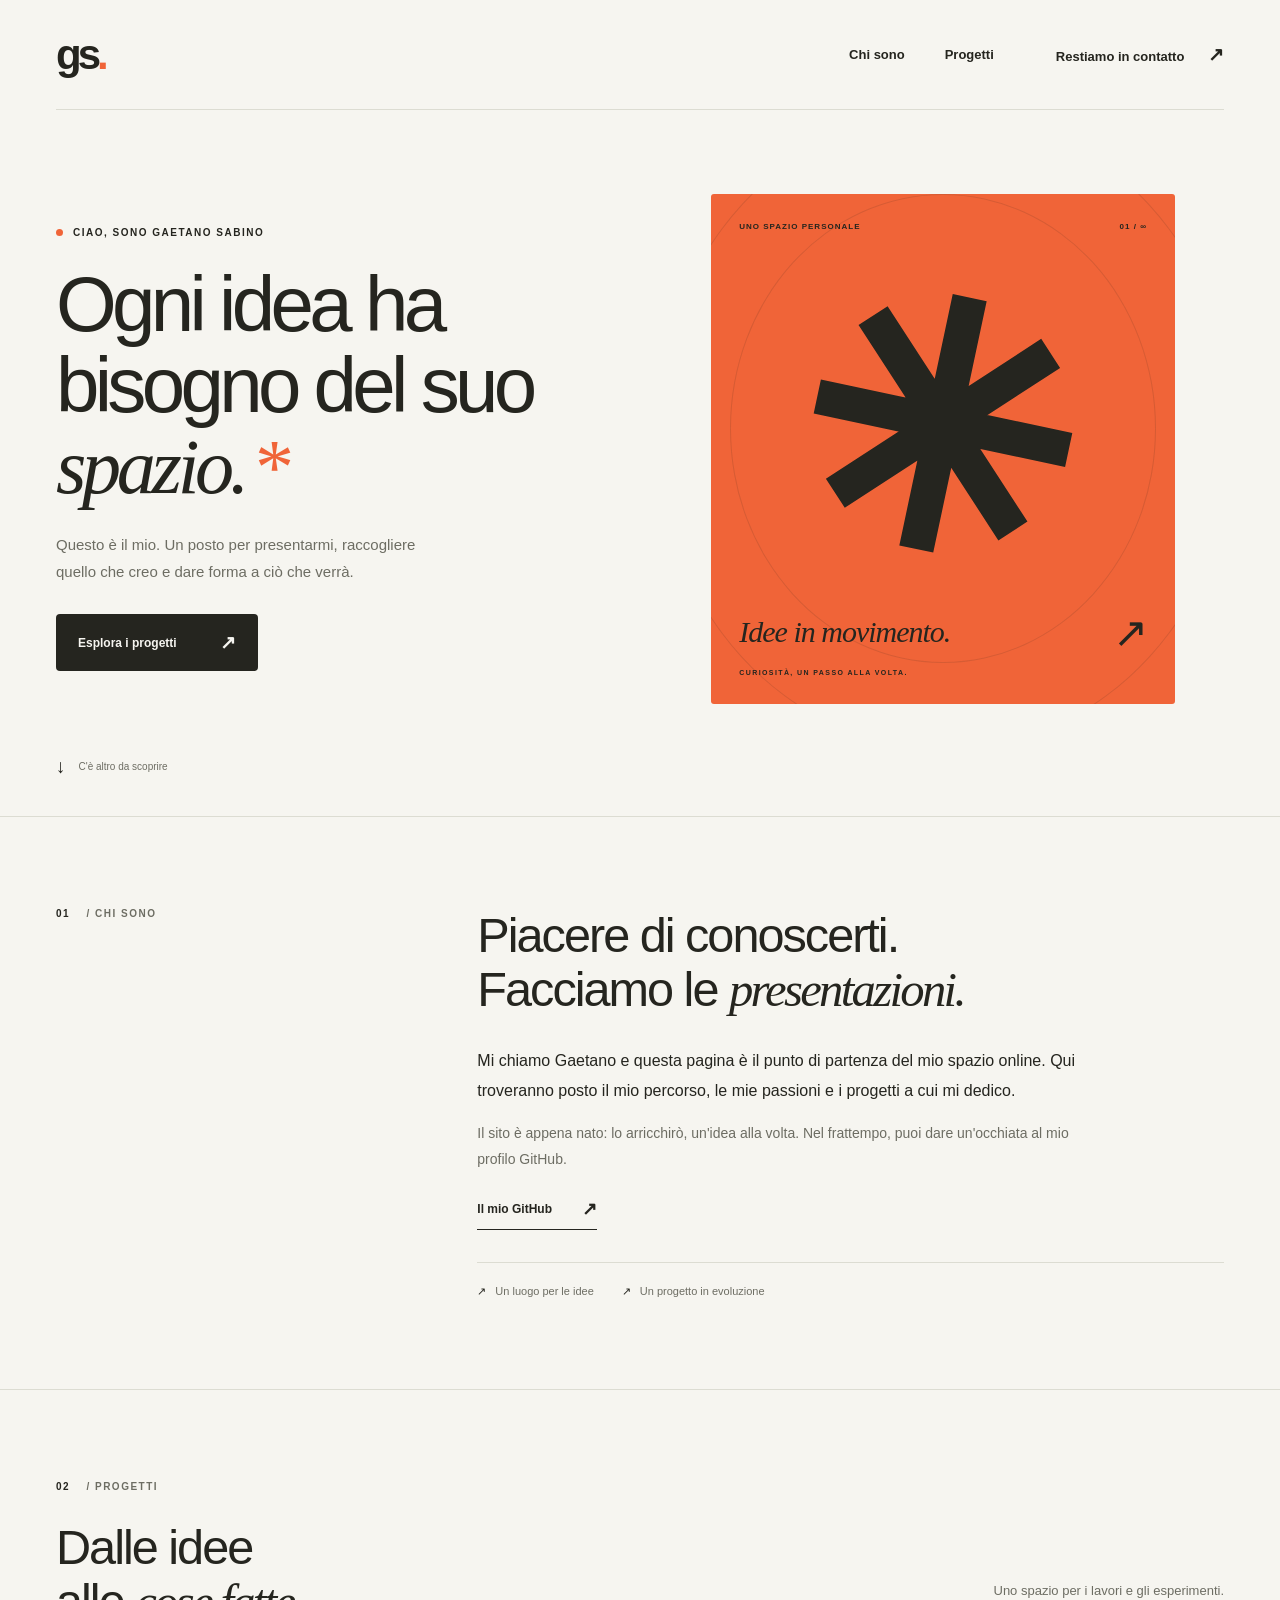
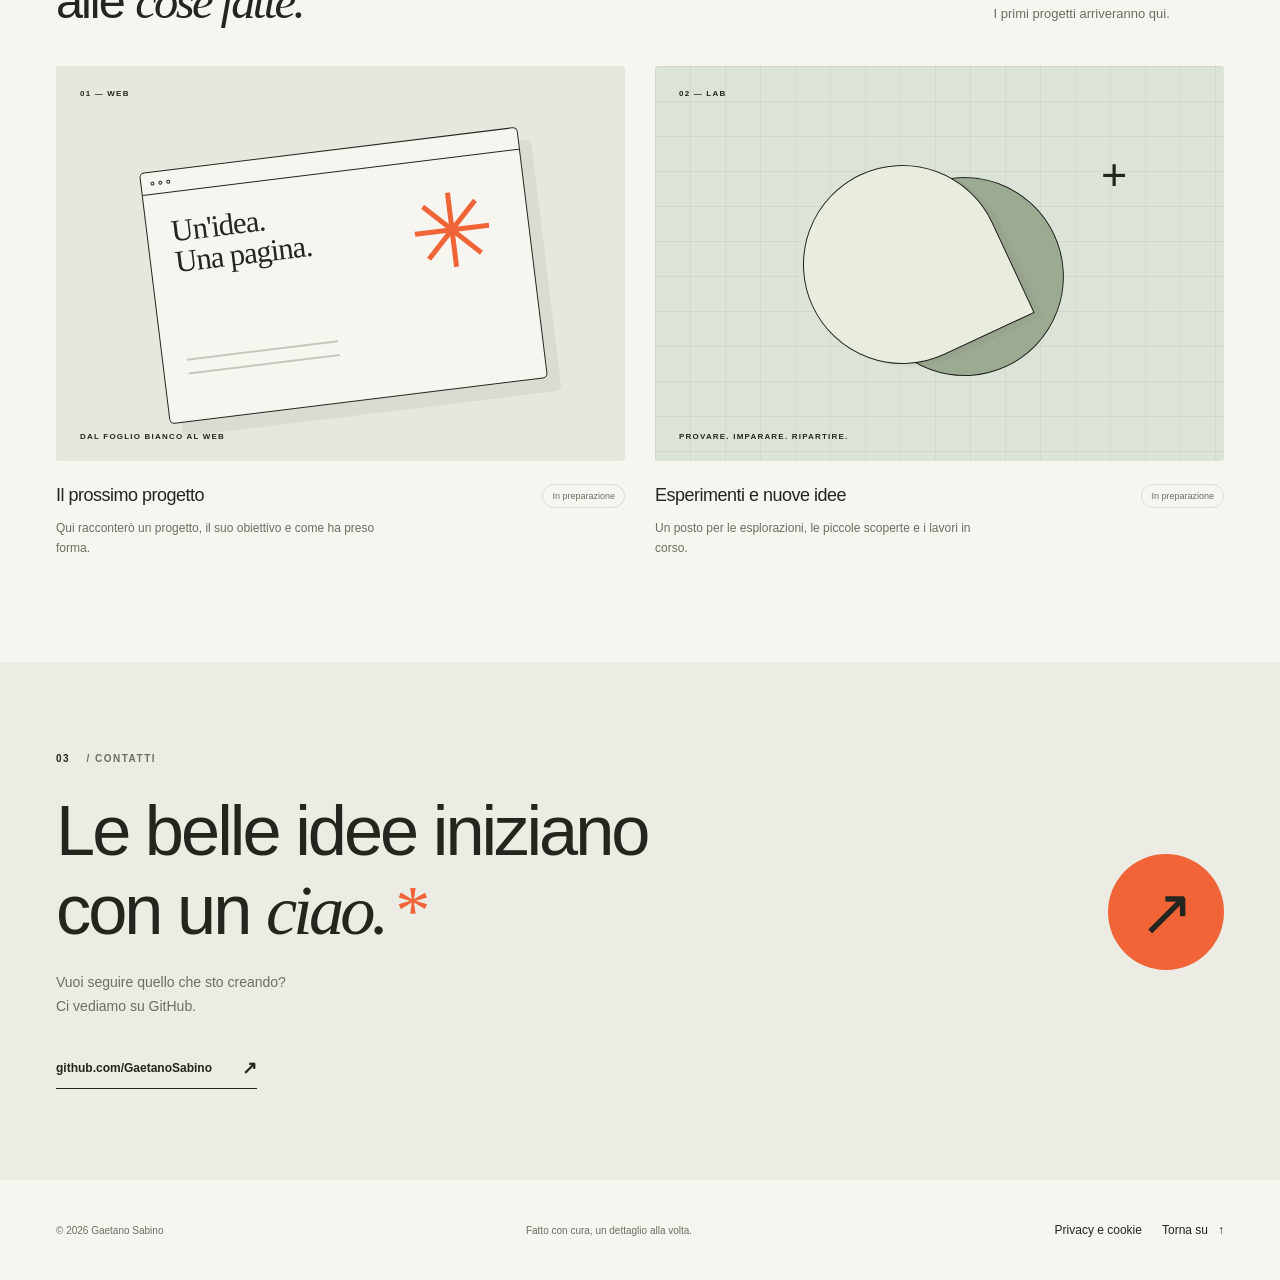
<file: index.html>
<!doctype html>
<html lang="it">
  <head>
    <meta charset="UTF-8">
    <meta name="viewport" content="width=device-width, initial-scale=1">
    <meta name="theme-color" content="#f6f5f0">
    <meta name="description" content="Lo spazio personale di Gaetano Sabino: una presentazione, idee e progetti in un unico posto.">
    <title>Gaetano Sabino — Il mio spazio sul web</title>
    <link rel="icon" href="./favicon.svg" type="image/svg+xml">
    <link rel="stylesheet" href="./styles.css">
    <script src="./script.js" defer></script>
  </head>
  <body>
    <a class="skip-link" href="#contenuto">Vai al contenuto</a>
    <header class="site-header wrapper">
      <a class="wordmark" href="#inizio" aria-label="Gaetano Sabino, inizio">gs<span>.</span></a>
      <button class="menu-toggle" type="button" aria-expanded="false" aria-controls="navigation" hidden>Menu <span aria-hidden="true">+</span></button>
      <nav id="navigation" aria-label="Navigazione principale">
        <a href="#chi-sono">Chi sono</a>
        <a href="#progetti">Progetti</a>
        <a class="nav-contact" href="#contatti">Restiamo in contatto <span aria-hidden="true">↗</span></a>
      </nav>
    </header>

    <main id="contenuto">
      <section class="hero wrapper" id="inizio" aria-labelledby="hero-title">
        <div class="hero-copy">
          <p class="eyebrow"><span class="status-dot" aria-hidden="true"></span> CIAO, SONO GAETANO SABINO</p>
          <h1 id="hero-title">Ogni idea ha<br>bisogno del suo<br><span class="serif">spazio.</span><span class="orange-period">*</span></h1>
          <p class="hero-description">Questo è il mio. Un posto per presentarmi, raccogliere quello che creo e dare forma a ciò che verrà.</p>
          <a class="button button-dark" href="#progetti">Esplora i progetti <span aria-hidden="true">↗</span></a>
        </div>
        <div class="hero-art" aria-hidden="true">
          <div class="art-topline"><span>UNO SPAZIO PERSONALE</span><span>01 / ∞</span></div>
          <div class="orbit orbit-one"></div><div class="orbit orbit-two"></div>
          <svg class="asterisk" viewBox="0 0 300 300" fill="none"><g stroke="currentColor" stroke-width="34"><path d="M150 24v252M24 150h252M61 61l178 178M61 239 239 61"/></g></svg>
          <div class="art-caption"><span>Idee in movimento.</span><span class="art-arrow">↗</span></div>
          <span class="art-note">CURIOSITÀ, UN PASSO ALLA VOLTA.</span>
        </div>
        <a class="scroll-hint" href="#chi-sono"><span aria-hidden="true">↓</span> C'è altro da scoprire</a>
      </section>

      <section class="about section-space" id="chi-sono" aria-labelledby="about-title">
        <div class="wrapper about-grid reveal">
          <p class="section-label"><span>01</span> / CHI SONO</p>
          <div class="about-content">
            <h2 id="about-title">Piacere di conoscerti.<br>Facciamo le <span class="serif">presentazioni.</span></h2>
            <!-- Sostituisci questi paragrafi con la tua biografia e i tuoi interessi. -->
            <p>Mi chiamo Gaetano e questa pagina è il punto di partenza del mio spazio online. Qui troveranno posto il mio percorso, le mie passioni e i progetti a cui mi dedico.</p>
            <p class="muted">Il sito è appena nato: lo arricchirò, un'idea alla volta. Nel frattempo, puoi dare un'occhiata al mio profilo GitHub.</p>
            <a class="text-link" href="https://github.com/GaetanoSabino">Il mio GitHub <span aria-hidden="true">↗</span></a>
            <div class="about-details"><span>Un luogo per le idee</span><span>Un progetto in evoluzione</span></div>
          </div>
        </div>
      </section>

      <section class="projects wrapper section-space" id="progetti" aria-labelledby="projects-title">
        <div class="section-heading reveal">
          <div><p class="section-label"><span>02</span> / PROGETTI</p><h2 id="projects-title">Dalle idee<br>alle <span class="serif">cose fatte.</span></h2></div>
          <p>Uno spazio per i lavori e gli esperimenti.<br>I primi progetti arriveranno qui.</p>
        </div>
        <!-- Schede segnaposto: sostituire con progetti reali, descrizioni e link. -->
        <div class="project-grid">
          <article class="project-card reveal">
            <div class="project-visual visual-web" aria-hidden="true"><span class="visual-index">01 — WEB</span><div class="mini-browser"><div class="browser-bar"><i></i><i></i><i></i></div><div class="browser-content"><span>Un'idea.<br>Una pagina.</span><div class="mini-star">✳</div><div class="mini-lines"></div></div></div><span class="visual-bottom">DAL FOGLIO BIANCO AL WEB</span></div>
            <div class="project-info"><h3>Il prossimo progetto</h3><span class="project-status">In preparazione</span></div>
            <p>Qui racconterò un progetto, il suo obiettivo e come ha preso forma.</p>
          </article>
          <article class="project-card reveal">
            <div class="project-visual visual-lab" aria-hidden="true"><span class="visual-index">02 — LAB</span><div class="lab-grid"></div><div class="lab-shape shape-back"></div><div class="lab-shape shape-front"></div><span class="lab-plus">+</span><span class="visual-bottom">PROVARE. IMPARARE. RIPARTIRE.</span></div>
            <div class="project-info"><h3>Esperimenti e nuove idee</h3><span class="project-status">In preparazione</span></div>
            <p>Un posto per le esplorazioni, le piccole scoperte e i lavori in corso.</p>
          </article>
        </div>
      </section>

      <section class="contact section-space" id="contatti" aria-labelledby="contact-title">
        <div class="wrapper reveal">
          <p class="section-label"><span>03</span> / CONTATTI</p>
          <div class="contact-grid"><div><h2 id="contact-title">Le belle idee iniziano<br>con un <span class="serif">ciao.</span><span class="orange-period">*</span></h2><p>Vuoi seguire quello che sto creando?<br>Ci vediamo su GitHub.</p></div><a class="contact-link" href="https://github.com/GaetanoSabino" aria-label="Visita il profilo GitHub di Gaetano Sabino"><span aria-hidden="true">↗</span></a></div>
          <a class="text-link" href="https://github.com/GaetanoSabino">github.com/GaetanoSabino <span aria-hidden="true">↗</span></a>
        </div>
      </section>
    </main>
    <footer class="site-footer wrapper">
      <p>© <span id="year">2026</span> Gaetano Sabino</p>
      <span>Fatto con cura, un dettaglio alla volta.</span>
      <div class="footer-links">
        <a href="./privacy.html">Privacy e cookie</a>
        <a href="#inizio">Torna su <span aria-hidden="true">↑</span></a>
      </div>
    </footer>
  </body>
</html>
</file>
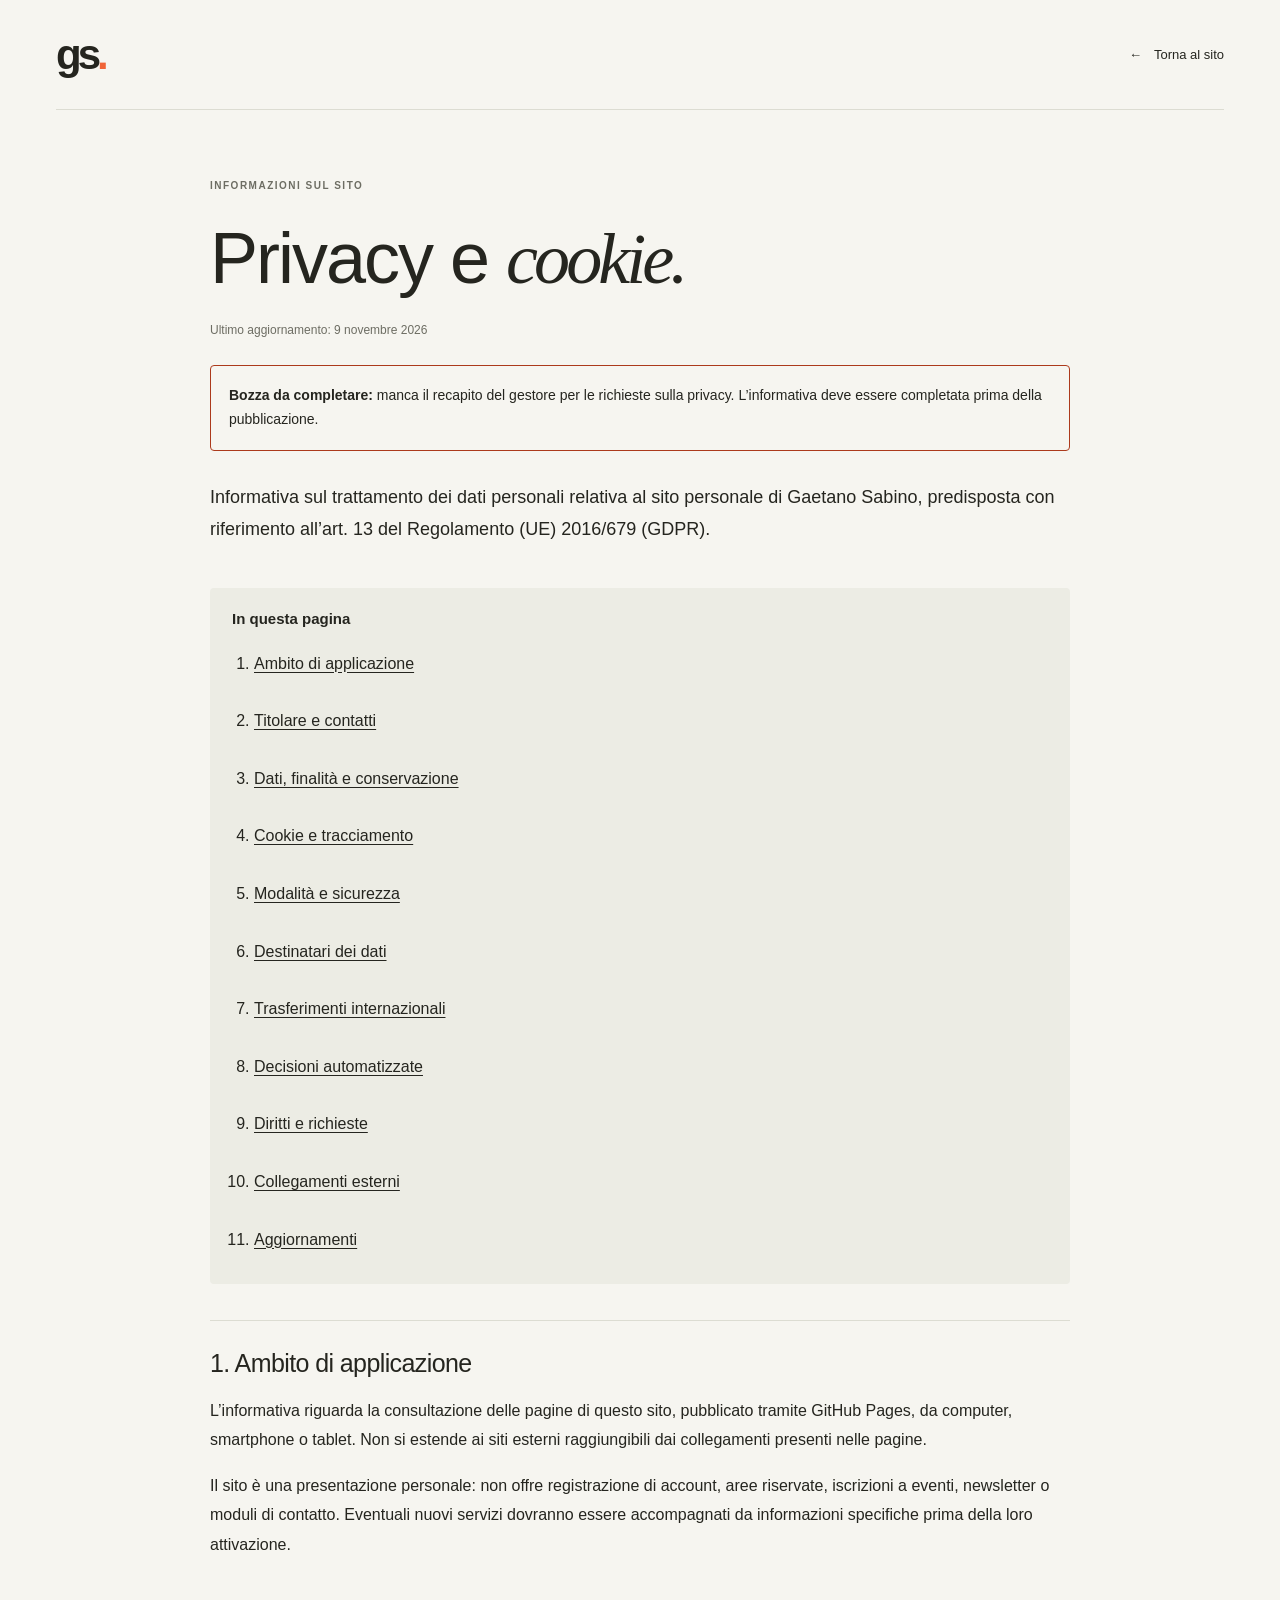
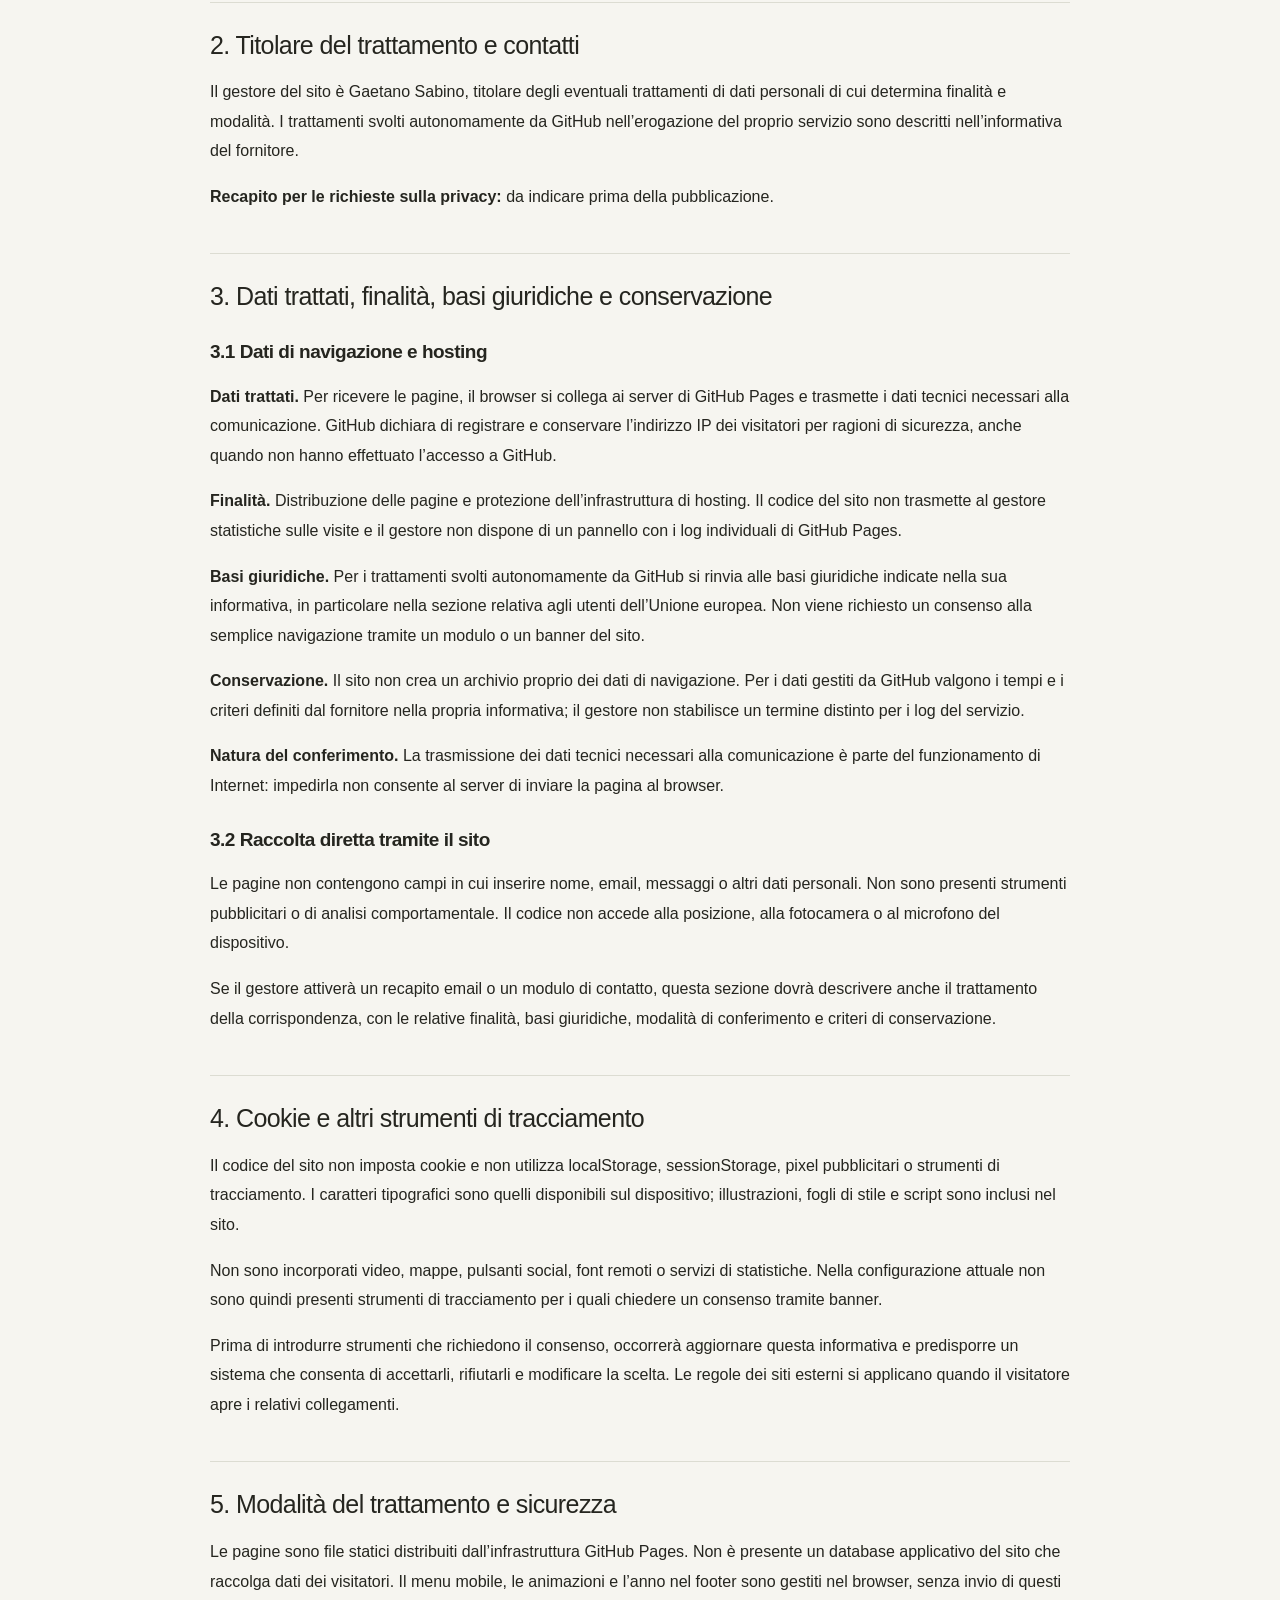
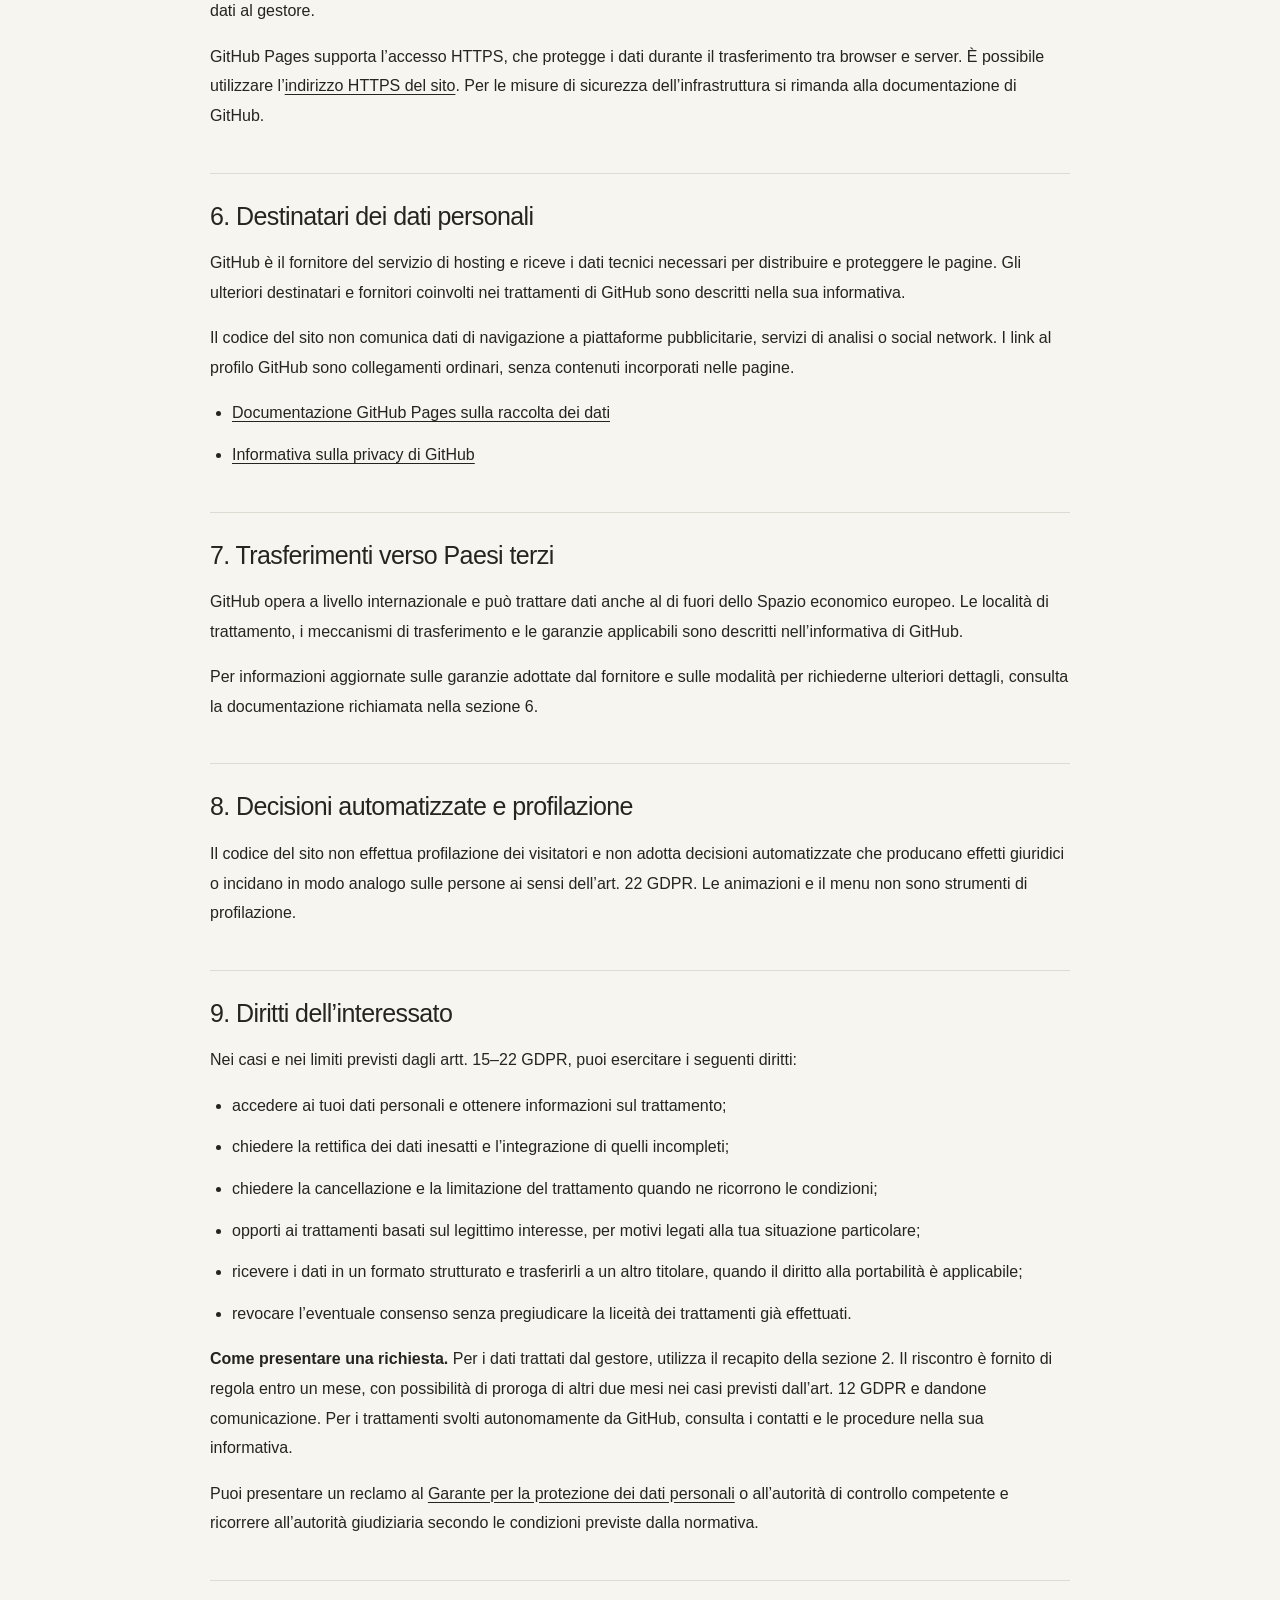
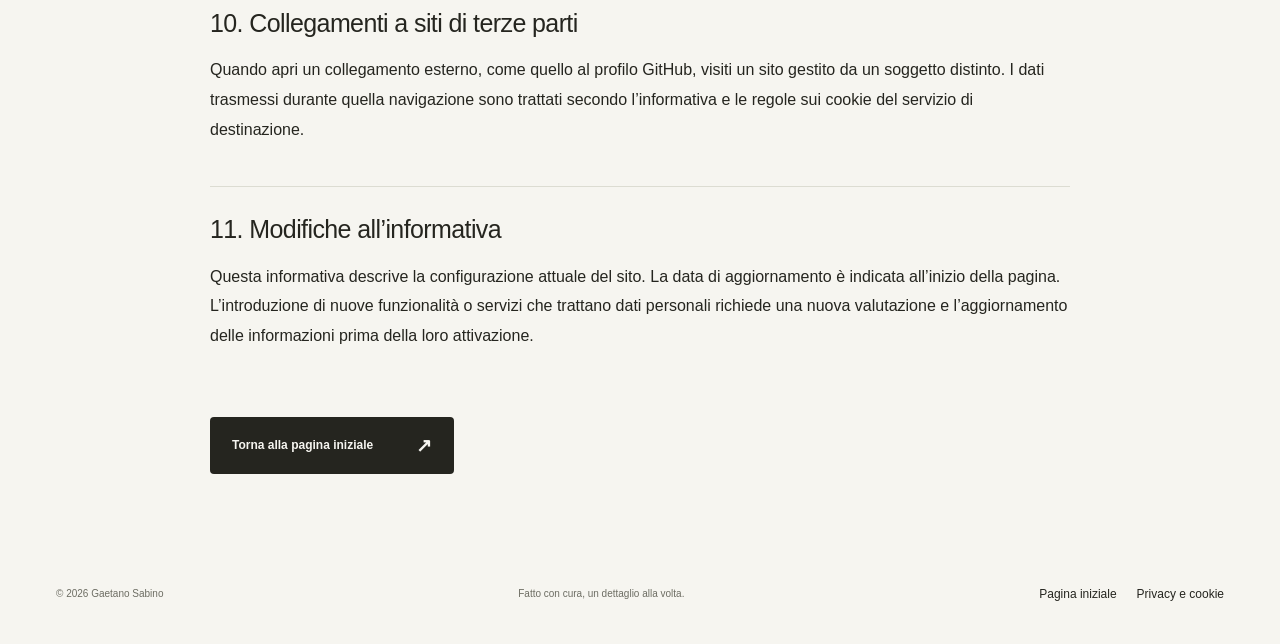
<file: privacy.html>
<!doctype html>
<html lang="it">
  <head>
    <meta charset="UTF-8">
    <meta name="viewport" content="width=device-width, initial-scale=1">
    <meta name="theme-color" content="#f6f5f0">
    <meta name="description" content="Informazioni su privacy, cookie e hosting del sito personale di Gaetano Sabino.">
    <title>Privacy e cookie — Gaetano Sabino</title>
    <link rel="icon" href="./favicon.svg" type="image/svg+xml">
    <link rel="stylesheet" href="./styles.css">
    <script src="./script.js" defer></script>
  </head>
  <body>
    <a class="skip-link" href="#contenuto">Vai al contenuto</a>
    <header class="site-header wrapper">
      <a class="wordmark" href="./index.html" aria-label="Gaetano Sabino, pagina iniziale">gs<span>.</span></a>
      <a class="privacy-home" href="./index.html"><span aria-hidden="true">←</span> Torna al sito</a>
    </header>

    <main id="contenuto" class="privacy-page wrapper">
      <p class="section-label">INFORMAZIONI SUL SITO</p>
      <h1>Privacy e <span class="serif">cookie.</span></h1>
      <p class="privacy-updated">Ultimo aggiornamento: <time datetime="2026-11-09">9 novembre 2026</time></p>
      <p class="privacy-draft" role="note"><strong>Bozza da completare:</strong> manca il recapito del gestore per le richieste sulla privacy. L’informativa deve essere completata prima della pubblicazione.</p>
      <p class="privacy-intro">Informativa sul trattamento dei dati personali relativa al sito personale di Gaetano Sabino, predisposta con riferimento all’art. 13 del Regolamento (UE) 2016/679 (GDPR).</p>

      <div class="privacy-index" role="navigation" aria-label="Indice dell’informativa">
        <p>In questa pagina</p>
        <ol>
          <li><a href="#ambito-title">Ambito di applicazione</a></li>
          <li><a href="#gestore-title">Titolare e contatti</a></li>
          <li><a href="#dati-title">Dati, finalità e conservazione</a></li>
          <li><a href="#cookie-title">Cookie e tracciamento</a></li>
          <li><a href="#modalita-title">Modalità e sicurezza</a></li>
          <li><a href="#destinatari-title">Destinatari dei dati</a></li>
          <li><a href="#trasferimenti-title">Trasferimenti internazionali</a></li>
          <li><a href="#automazione-title">Decisioni automatizzate</a></li>
          <li><a href="#diritti-title">Diritti e richieste</a></li>
          <li><a href="#esterni-title">Collegamenti esterni</a></li>
          <li><a href="#aggiornamenti-title">Aggiornamenti</a></li>
        </ol>
      </div>

      <section aria-labelledby="ambito-title">
        <h2 id="ambito-title">1. Ambito di applicazione</h2>
        <p>L’informativa riguarda la consultazione delle pagine di questo sito, pubblicato tramite GitHub Pages, da computer, smartphone o tablet. Non si estende ai siti esterni raggiungibili dai collegamenti presenti nelle pagine.</p>
        <p>Il sito è una presentazione personale: non offre registrazione di account, aree riservate, iscrizioni a eventi, newsletter o moduli di contatto. Eventuali nuovi servizi dovranno essere accompagnati da informazioni specifiche prima della loro attivazione.</p>
      </section>

      <section aria-labelledby="gestore-title">
        <h2 id="gestore-title">2. Titolare del trattamento e contatti</h2>
        <p>Il gestore del sito è Gaetano Sabino, titolare degli eventuali trattamenti di dati personali di cui determina finalità e modalità. I trattamenti svolti autonomamente da GitHub nell’erogazione del proprio servizio sono descritti nell’informativa del fornitore.</p>
        <!-- Inserire esclusivamente un recapito pubblico confermato dal gestore. Non usare l'indirizzo GitHub noreply. -->
        <p><strong>Recapito per le richieste sulla privacy:</strong> da indicare prima della pubblicazione.</p>
      </section>

      <section aria-labelledby="dati-title">
        <h2 id="dati-title">3. Dati trattati, finalità, basi giuridiche e conservazione</h2>
        <h3>3.1 Dati di navigazione e hosting</h3>
        <p><strong>Dati trattati.</strong> Per ricevere le pagine, il browser si collega ai server di GitHub Pages e trasmette i dati tecnici necessari alla comunicazione. GitHub dichiara di registrare e conservare l’indirizzo IP dei visitatori per ragioni di sicurezza, anche quando non hanno effettuato l’accesso a GitHub.</p>
        <p><strong>Finalità.</strong> Distribuzione delle pagine e protezione dell’infrastruttura di hosting. Il codice del sito non trasmette al gestore statistiche sulle visite e il gestore non dispone di un pannello con i log individuali di GitHub Pages.</p>
        <p><strong>Basi giuridiche.</strong> Per i trattamenti svolti autonomamente da GitHub si rinvia alle basi giuridiche indicate nella sua informativa, in particolare nella sezione relativa agli utenti dell’Unione europea. Non viene richiesto un consenso alla semplice navigazione tramite un modulo o un banner del sito.</p>
        <p><strong>Conservazione.</strong> Il sito non crea un archivio proprio dei dati di navigazione. Per i dati gestiti da GitHub valgono i tempi e i criteri definiti dal fornitore nella propria informativa; il gestore non stabilisce un termine distinto per i log del servizio.</p>
        <p><strong>Natura del conferimento.</strong> La trasmissione dei dati tecnici necessari alla comunicazione è parte del funzionamento di Internet: impedirla non consente al server di inviare la pagina al browser.</p>
        <h3>3.2 Raccolta diretta tramite il sito</h3>
        <p>Le pagine non contengono campi in cui inserire nome, email, messaggi o altri dati personali. Non sono presenti strumenti pubblicitari o di analisi comportamentale. Il codice non accede alla posizione, alla fotocamera o al microfono del dispositivo.</p>
        <p>Se il gestore attiverà un recapito email o un modulo di contatto, questa sezione dovrà descrivere anche il trattamento della corrispondenza, con le relative finalità, basi giuridiche, modalità di conferimento e criteri di conservazione.</p>
      </section>

      <section aria-labelledby="cookie-title">
        <h2 id="cookie-title">4. Cookie e altri strumenti di tracciamento</h2>
        <p>Il codice del sito non imposta cookie e non utilizza localStorage, sessionStorage, pixel pubblicitari o strumenti di tracciamento. I caratteri tipografici sono quelli disponibili sul dispositivo; illustrazioni, fogli di stile e script sono inclusi nel sito.</p>
        <p>Non sono incorporati video, mappe, pulsanti social, font remoti o servizi di statistiche. Nella configurazione attuale non sono quindi presenti strumenti di tracciamento per i quali chiedere un consenso tramite banner.</p>
        <p>Prima di introdurre strumenti che richiedono il consenso, occorrerà aggiornare questa informativa e predisporre un sistema che consenta di accettarli, rifiutarli e modificare la scelta. Le regole dei siti esterni si applicano quando il visitatore apre i relativi collegamenti.</p>
      </section>

      <section aria-labelledby="modalita-title">
        <h2 id="modalita-title">5. Modalità del trattamento e sicurezza</h2>
        <p>Le pagine sono file statici distribuiti dall’infrastruttura GitHub Pages. Non è presente un database applicativo del sito che raccolga dati dei visitatori. Il menu mobile, le animazioni e l’anno nel footer sono gestiti nel browser, senza invio di questi dati al gestore.</p>
        <p>GitHub Pages supporta l’accesso HTTPS, che protegge i dati durante il trasferimento tra browser e server. È possibile utilizzare l’<a href="https://gaetanosabino.github.io/sito-persionale/">indirizzo HTTPS del sito</a>. Per le misure di sicurezza dell’infrastruttura si rimanda alla documentazione di GitHub.</p>
      </section>

      <section aria-labelledby="destinatari-title">
        <h2 id="destinatari-title">6. Destinatari dei dati personali</h2>
        <p>GitHub è il fornitore del servizio di hosting e riceve i dati tecnici necessari per distribuire e proteggere le pagine. Gli ulteriori destinatari e fornitori coinvolti nei trattamenti di GitHub sono descritti nella sua informativa.</p>
        <p>Il codice del sito non comunica dati di navigazione a piattaforme pubblicitarie, servizi di analisi o social network. I link al profilo GitHub sono collegamenti ordinari, senza contenuti incorporati nelle pagine.</p>
        <ul>
          <li><a href="https://docs.github.com/en/pages/getting-started-with-github-pages/what-is-github-pages#data-collection">Documentazione GitHub Pages sulla raccolta dei dati</a></li>
          <li><a href="https://docs.github.com/en/site-policy/privacy-policies/github-general-privacy-statement">Informativa sulla privacy di GitHub</a></li>
        </ul>
      </section>

      <section aria-labelledby="trasferimenti-title">
        <h2 id="trasferimenti-title">7. Trasferimenti verso Paesi terzi</h2>
        <p>GitHub opera a livello internazionale e può trattare dati anche al di fuori dello Spazio economico europeo. Le località di trattamento, i meccanismi di trasferimento e le garanzie applicabili sono descritti nell’informativa di GitHub.</p>
        <p>Per informazioni aggiornate sulle garanzie adottate dal fornitore e sulle modalità per richiederne ulteriori dettagli, consulta la documentazione richiamata nella sezione 6.</p>
      </section>

      <section aria-labelledby="automazione-title">
        <h2 id="automazione-title">8. Decisioni automatizzate e profilazione</h2>
        <p>Il codice del sito non effettua profilazione dei visitatori e non adotta decisioni automatizzate che producano effetti giuridici o incidano in modo analogo sulle persone ai sensi dell’art. 22 GDPR. Le animazioni e il menu non sono strumenti di profilazione.</p>
      </section>

      <section aria-labelledby="diritti-title">
        <h2 id="diritti-title">9. Diritti dell’interessato</h2>
        <p>Nei casi e nei limiti previsti dagli artt. 15–22 GDPR, puoi esercitare i seguenti diritti:</p>
        <ul>
          <li>accedere ai tuoi dati personali e ottenere informazioni sul trattamento;</li>
          <li>chiedere la rettifica dei dati inesatti e l’integrazione di quelli incompleti;</li>
          <li>chiedere la cancellazione e la limitazione del trattamento quando ne ricorrono le condizioni;</li>
          <li>opporti ai trattamenti basati sul legittimo interesse, per motivi legati alla tua situazione particolare;</li>
          <li>ricevere i dati in un formato strutturato e trasferirli a un altro titolare, quando il diritto alla portabilità è applicabile;</li>
          <li>revocare l’eventuale consenso senza pregiudicare la liceità dei trattamenti già effettuati.</li>
        </ul>
        <p><strong>Come presentare una richiesta.</strong> Per i dati trattati dal gestore, utilizza il recapito della sezione 2. Il riscontro è fornito di regola entro un mese, con possibilità di proroga di altri due mesi nei casi previsti dall’art. 12 GDPR e dandone comunicazione. Per i trattamenti svolti autonomamente da GitHub, consulta i contatti e le procedure nella sua informativa.</p>
        <p>Puoi presentare un reclamo al <a href="https://www.garanteprivacy.it/">Garante per la protezione dei dati personali</a> o all’autorità di controllo competente e ricorrere all’autorità giudiziaria secondo le condizioni previste dalla normativa.</p>
      </section>

      <section aria-labelledby="esterni-title">
        <h2 id="esterni-title">10. Collegamenti a siti di terze parti</h2>
        <p>Quando apri un collegamento esterno, come quello al profilo GitHub, visiti un sito gestito da un soggetto distinto. I dati trasmessi durante quella navigazione sono trattati secondo l’informativa e le regole sui cookie del servizio di destinazione.</p>
      </section>

      <section aria-labelledby="aggiornamenti-title">
        <h2 id="aggiornamenti-title">11. Modifiche all’informativa</h2>
        <p>Questa informativa descrive la configurazione attuale del sito. La data di aggiornamento è indicata all’inizio della pagina. L’introduzione di nuove funzionalità o servizi che trattano dati personali richiede una nuova valutazione e l’aggiornamento delle informazioni prima della loro attivazione.</p>
      </section>
      <a class="button button-dark" href="./index.html">Torna alla pagina iniziale <span aria-hidden="true">↗</span></a>
    </main>

    <footer class="site-footer wrapper">
      <p>© <span id="year">2026</span> Gaetano Sabino</p>
      <span>Fatto con cura, un dettaglio alla volta.</span>
      <div class="footer-links"><a href="./index.html">Pagina iniziale</a><a href="./privacy.html" aria-current="page">Privacy e cookie</a></div>
    </footer>
  </body>
</html>
</file>
<file: styles.css>
:root {
  --paper:#f6f5f0;
  --ink:#25251f;
  --muted:#6d6d63;
  --accent:#f06438;
  --line:#dcdcd2;
  --serif:Georgia,'Times New Roman',serif;
}

* {
  box-sizing:border-box;
}

html {
  scroll-behavior:smooth;
  scroll-padding-top:32px;
}

body {
  margin:0;
  background:var(--paper);
  color:var(--ink);
  font-family:Arial,Helvetica,sans-serif;
  -webkit-font-smoothing:antialiased;
}

a {
  color:inherit;
  text-decoration:none;
}

button {
  font:inherit;
}

a,button {
  -webkit-tap-highlight-color:transparent;
}

a:focus-visible,button:focus-visible {
  outline:3px solid #a43515;
  outline-offset:6px;
}

::selection {
  background:#f8b49b;
  color:var(--ink);
}

.wrapper {
  width:min(1240px,calc(100% - 112px));
  margin-inline:auto;
}

.skip-link {
  position:fixed;
  top:-100px;
  left:20px;
  z-index:10;
  background:var(--ink);
  color:white;
  padding:16px;
}

.skip-link:focus {
  top:16px;
}

.site-header {
  min-height:110px;
  display:flex;
  align-items:center;
  justify-content:space-between;
  border-bottom:1px solid var(--line);
}

.wordmark {
  font-size:42px;
  font-weight:800;
  letter-spacing:-4px;
}

.wordmark span {
  color:var(--accent);
}

nav {
  display:flex;
  align-items:center;
  gap:40px;
  font-size:13px;
  font-weight:600;
}

nav a {
  padding:10px 0;
}

nav a:hover,.text-link:hover,.site-footer a:hover {
  color:#ad3717;
}

.nav-contact {
  margin-left:22px;
}

.nav-contact span {
  margin-left:20px;
  font-size:19px;
}

.menu-toggle {
  display:none;
}

.hero {
  position:relative;
  display:grid;
  grid-template-columns:1.2fr 1fr;
  gap:40px;
  padding-top:84px;
  padding-bottom:88px;
  align-items:center;
}

.eyebrow,.section-label,.art-topline,.art-note,.visual-index,.visual-bottom {
  font-size:10px;
  letter-spacing:1.5px;
  font-weight:600;
}

.eyebrow {
  display:flex;
  gap:10px;
  align-items:center;
  margin:0 0 26px;
}

.status-dot {
  height:7px;
  width:7px;
  background:var(--accent);
  border-radius:50%;
}

h1 {
  font-size:clamp(54px,6.1vw,86px);
  font-weight:500;
  line-height:1.04;
  letter-spacing:-4.7px;
  margin:0 0 24px;
}

.serif {
  font-family:var(--serif);
  font-weight:400;
  font-style:italic;
  letter-spacing:-.055em;
}

.orange-period {
  color:var(--accent);
  display:inline-block;
  font-family:var(--serif);
  font-weight:400;
  margin-left:10px;
}

.hero-description {
  max-width:365px;
  font-size:15px;
  line-height:1.8;
  color:var(--muted);
  margin:0 0 29px;
}

.button {
  display:inline-flex;
  align-items:center;
  gap:43px;
  padding:17px 22px;
  font-size:12px;
  font-weight:600;
  border-radius:4px;
  transition:background .2s,transform .2s;
}

.button-dark {
  background:var(--ink);
  color:var(--paper);
}

.button-dark:hover {
  background:#45453b;
  transform:translateY(-2px);
}

.button span {
  font-size:19px;
}

.hero-art {
  aspect-ratio:1/1.1;
  max-height:510px;
  background:var(--accent);
  border-radius:3px;
  position:relative;
  overflow:hidden;
  padding:28px;
  display:flex;
  flex-direction:column;
  justify-content:space-between;
}

.art-topline {
  display:flex;
  justify-content:space-between;
  position:relative;
  z-index:1;
  font-size:8px;
  letter-spacing:1px;
}

.asterisk {
  position:absolute;
  width:66%;
  height:66%;
  top:12%;
  left:17%;
  color:var(--ink);
  transform:rotate(12deg);
}

.orbit {
  position:absolute;
  border:1px solid #25251f20;
  width:92%;
  height:92%;
  border-radius:50%;
  left:4%;
  top:0;
}

.orbit-two {
  width:125%;
  height:125%;
  top:-16%;
  left:-12%;
}

.art-caption {
  position:relative;
  margin-top:auto;
  display:flex;
  justify-content:space-between;
  align-items:center;
  font-family:var(--serif);
  font-style:italic;
  font-size:30px;
  letter-spacing:-1px;
}

.art-arrow {
  font-family:Arial,sans-serif;
  font-style:normal;
  font-size:42px;
}

.art-note {
  font-size:7px;
  letter-spacing:1.4px;
  margin-top:12px;
}

.scroll-hint {
  position:absolute;
  bottom:14px;
  left:0;
  display:flex;
  align-items:center;
  gap:13px;
  font-size:10px;
  color:var(--muted);
}

.scroll-hint span {
  font-size:19px;
  color:var(--ink);
}

.section-space {
  padding-block:91px;
}

.about {
  border-block:1px solid var(--line);
  margin-top:24px;
}

.about-grid {
  display:grid;
  grid-template-columns:1fr 2fr;
  gap:48px;
}

.section-label {
  margin:0 0 28px;
  color:var(--muted);
}

.section-label span {
  color:var(--ink);
  margin-right:12px;
}

h2 {
  font-size:clamp(34px,3.8vw,52px);
  font-weight:400;
  line-height:1.12;
  letter-spacing:-2px;
  margin:0 0 28px;
}

.about-content>p {
  max-width:615px;
  font-size:16px;
  line-height:1.85;
  margin:0 0 16px;
}

.about-content>p.muted {
  color:var(--muted);
  font-size:14px;
}

.text-link {
  font-size:12px;
  display:inline-flex;
  align-items:center;
  gap:30px;
  border-bottom:1px solid currentColor;
  padding-block:9px;
  font-weight:600;
}

.text-link span {
  font-size:18px;
}

.about-details {
  margin-top:32px;
  padding-top:22px;
  border-top:1px solid var(--line);
  display:flex;
  gap:28px;
  font-size:11px;
  color:var(--muted);
}

.about-details span:before {
  content:'↗';
  margin-right:9px;
  color:var(--ink);
}

.section-heading {
  display:flex;
  justify-content:space-between;
  align-items:flex-end;
  margin-bottom:36px;
}

.section-heading h2 {
  margin-bottom:0;
}

.section-heading>p {
  font-size:13px;
  line-height:1.8;
  color:var(--muted);
  margin-bottom:4px;
}

.project-grid {
  display:grid;
  grid-template-columns:1fr 1fr;
  gap:30px;
}

.project-visual {
  aspect-ratio:1.44;
  position:relative;
  overflow:hidden;
  border-radius:3px;
  padding:24px;
}

.visual-web {
  background:#e8e7df;
}

.visual-index,.visual-bottom {
  position:absolute;
  z-index:2;
  font-size:8px;
  letter-spacing:1.2px;
}

.visual-index {
  top:23px;
  left:24px;
}

.visual-bottom {
  bottom:20px;
  left:24px;
}

.mini-browser {
  position:absolute;
  top:21%;
  left:17%;
  width:67%;
  height:64%;
  background:var(--paper);
  border:1px solid var(--ink);
  border-radius:5px;
  transform:rotate(-7deg);
  box-shadow:12px 14px 0 #25251f10;
}

.browser-bar {
  height:22px;
  border-bottom:1px solid var(--ink);
  display:flex;
  gap:4px;
  align-items:center;
  padding-left:9px;
}

.browser-bar i {
  width:4px;
  height:4px;
  border:1px solid var(--ink);
  border-radius:50%;
}

.browser-content {
  padding:24px;
  position:relative;
  height:calc(100% - 22px);
}

.browser-content>span {
  font-size:clamp(20px,2.4vw,36px);
  font-family:var(--serif);
  line-height:1;
  letter-spacing:-1px;
}

.mini-star {
  position:absolute;
  right:9%;
  top:10%;
  color:var(--accent);
  font-size:clamp(60px,8vw,110px);
  line-height:1;
}

.mini-lines {
  position:absolute;
  left:24px;
  bottom:20%;
  width:40%;
  height:16px;
  border-block:2px solid #c7c7bc;
}

.visual-lab {
  background:#dce4d9;
}

.lab-grid {
  position:absolute;
  inset:0;
  background-image:linear-gradient(#57634e14 1px,transparent 1px),linear-gradient(90deg,#57634e14 1px,transparent 1px);
  background-size:35px 35px;
}

.lab-shape {
  position:absolute;
  width:35%;
  aspect-ratio:1;
  border:1px solid var(--ink);
  border-radius:50% 50% 0 50%;
  top:25%;
  left:26%;
  transform:rotate(-25deg);
}

.shape-back {
  background:#9daa92;
  transform:translate(31%,6%) rotate(155deg);
}

.shape-front {
  background:#e9eddf;
  box-shadow:6px 6px 0 #25251f0a;
}

.lab-plus {
  position:absolute;
  right:17%;
  top:21%;
  font-size:45px;
  font-weight:300;
}

.project-info {
  display:flex;
  justify-content:space-between;
  align-items:center;
  gap:12px;
  margin-top:23px;
}

h3 {
  font-size:18px;
  font-weight:500;
  letter-spacing:-.5px;
  margin:0;
}

.project-status {
  font-size:9px;
  color:var(--muted);
  border:1px solid var(--line);
  padding:6px 9px;
  border-radius:20px;
  white-space:nowrap;
}

.project-card>p {
  font-size:12px;
  color:var(--muted);
  line-height:1.7;
  max-width:330px;
  margin-top:10px;
}

.contact {
  background:#ecece4;
}

.contact-grid {
  display:flex;
  justify-content:space-between;
  align-items:center;
  gap:30px;
}

.contact h2 {
  font-size:clamp(40px,5.5vw,76px);
  margin-bottom:22px;
  letter-spacing:-3px;
}

.contact-grid p {
  font-size:14px;
  line-height:1.7;
  color:var(--muted);
}

.contact-link {
  background:var(--accent);
  width:116px;
  height:116px;
  border-radius:50%;
  display:grid;
  place-items:center;
  flex-shrink:0;
  transition:transform .2s,background .2s;
}

.contact-link span {
  font-size:66px;
  font-weight:400;
}

.contact-link:hover {
  transform:rotate(10deg);
  background:#ed744e;
}

.contact>.wrapper>.text-link {
  margin-top:15px;
}

.site-footer {
  display:flex;
  justify-content:space-between;
  gap:24px;
  align-items:center;
  min-height:100px;
  font-size:10px;
  color:var(--muted);
}

.site-footer>a {
  color:var(--ink);
}

.site-footer>a span {
  margin-left:14px;
  font-size:16px;
}

.footer-links {
  display:flex;
  align-items:center;
  flex-wrap:wrap;
  gap:20px;
  color:var(--ink);
  font-size:12px;
}

.footer-links a {
  display:inline-flex;
  align-items:center;
  gap:10px;
  min-height:44px;
}

.privacy-home {
  display:inline-flex;
  align-items:center;
  gap:12px;
  min-height:44px;
  font-size:13px;
}

.privacy-page {
  max-width:860px;
  padding-block:70px;
}

.privacy-page h1 {
  font-size:clamp(42px,6vw,72px);
  letter-spacing:-2px;
  line-height:1.1;
}

.privacy-updated {
  font-size:12px;
  color:var(--muted);
}

.privacy-draft {
  margin-block:28px;
  padding:18px;
  border:1px solid #ac3a1c;
  border-radius:4px;
  font-size:14px;
  line-height:1.7;
}

.privacy-intro {
  margin-block:30px 42px;
  font-size:18px;
  line-height:1.8;
}

.privacy-index {
  margin-bottom:36px;
  padding:22px;
  background:#ecece4;
  border-radius:4px;
}

.privacy-index>p {
  margin:0 0 14px;
  font-size:15px;
  font-weight:600;
}

.privacy-index ol {
  margin:0;
  padding-left:22px;
}

.privacy-index li {
  font-size:14px;
  line-height:1.6;
}

.privacy-index a {
  display:inline-block;
  padding-block:8px;
  text-decoration:underline;
  text-underline-offset:3px;
}

.privacy-index a:hover {
  color:#ad3717;
}

.privacy-page section h3 {
  margin-top:26px;
  font-size:19px;
  font-weight:600;
  line-height:1.4;
}

.privacy-page section {
  padding-block:26px;
  border-top:1px solid var(--line);
}

.privacy-page h2 {
  font-size:25px;
  line-height:1.3;
  letter-spacing:-.6px;
  margin-bottom:16px;
}

.privacy-page section p,.privacy-page li {
  font-size:16px;
  line-height:1.85;
  overflow-wrap:anywhere;
}

.privacy-page section a {
  text-decoration:underline;
  text-underline-offset:3px;
}

.privacy-page ul {
  padding-left:22px;
}

.privacy-page li+li {
  margin-top:12px;
}

.privacy-page>.button {
  margin-top:24px;
}

@media(max-width:700px) {
  .footer-links {
    width:100%;
    justify-content:space-between;
  }
  .privacy-page {
    padding-block:44px;
  }
  .privacy-page section p,.privacy-page li {
    font-size:15px;
  }
}

.reveal {
  opacity:1;
}

.motion-enabled .reveal {
  opacity:0;
  transform:translateY(18px);
  transition:opacity .6s,transform .6s;
}

.motion-enabled .reveal.visible {
  opacity:1;
  transform:none;
}

@media(min-width:1500px) {
  .hero {
    padding-block:100px;
  }
  .hero-art {
    max-height:550px;
  }
  .hero h1 {
    font-size:91px;
  }
}

@media(max-width:1000px) {
  .wrapper {
    width:calc(100% - 64px);
  }
  nav {
    gap:25px;
  }
  .nav-contact {
    margin-left:0;
  }
  .hero {
    gap:30px;
    padding-top:65px;
  }
  h1 {
    font-size:62px;
    letter-spacing:-3.7px;
  }
  .hero-art {
    padding:20px;
  }
  .art-caption {
    font-size:24px;
  }
  .art-topline {
    font-size:6px;
  }
  .about-grid {
    grid-template-columns:1fr 2.3fr;
    gap:30px;
  }
  .section-heading>p {
    max-width:230px;
  }
  .project-info {
    align-items:flex-start;
    flex-direction:column;
    gap:9px;
  }
  .project-grid {
    gap:24px;
  }
  .browser-content {
    padding:18px;
  }
  .contact-link {
    width:95px;
    height:95px;
  }
}

@media(max-width:700px) {
  .wrapper {
    width:calc(100% - 40px);
  }
  .site-header {
    min-height:84px;
    position:relative;
    flex-wrap:wrap;
  }
  .wordmark {
    font-size:36px;
  }
  .menu-toggle:not([hidden]) {
    display:flex;
    gap:16px;
    align-items:center;
    background:transparent;
    border:1px solid var(--line);
    border-radius:4px;
    padding:10px 13px;
    font-size:12px;
  }
  .menu-toggle span {
    font-size:19px;
    line-height:1;
  }
  nav {
    width:100%;
    padding-bottom:22px;
    justify-content:space-between;
    gap:14px;
    font-size:11px;
  }
  nav.menu-ready {
    display:none;
  }
  nav.menu-ready.is-open {
    display:flex;
  }
  .nav-contact span {
    margin-left:4px;
  }
  .hero {
    grid-template-columns:1fr;
    padding-top:45px;
    padding-bottom:64px;
    gap:35px;
  }
  .eyebrow {
    font-size:9px;
    margin-bottom:24px;
  }
  h1 {
    font-size:clamp(48px,10.5vw,72px);
    letter-spacing:-3px;
  }
  .hero-description {
    max-width:380px;
    font-size:14px;
  }
  .hero-art {
    width:100%;
    aspect-ratio:1.15;
    max-height:420px;
    padding:24px;
  }
  .asterisk {
    height:72%;
    width:64%;
    top:6%;
    left:18%;
  }
  .art-caption {
    font-size:30px;
  }
  .art-topline {
    font-size:8px;
  }
  .art-note {
    font-size:7px;
  }
  .scroll-hint {
    bottom:8px;
  }
  .section-space {
    padding-block:58px;
  }
  .about {
    margin-top:22px;
  }
  .about-grid {
    grid-template-columns:1fr;
    gap:7px;
  }
  .section-label {
    font-size:9px;
    margin-bottom:23px;
  }
  .about-content>p {
    font-size:14px;
  }
  h2 {
    font-size:37px;
    letter-spacing:-1.6px;
  }
  .about-details {
    gap:16px;
    flex-wrap:wrap;
    font-size:10px;
  }
  .section-heading {
    display:block;
    margin-bottom:28px;
  }
  .section-heading>p {
    max-width:none;
    margin-top:20px;
    font-size:12px;
  }
  .project-grid {
    grid-template-columns:1fr;
    gap:34px;
  }
  .project-info {
    flex-direction:row;
    align-items:center;
  }
  .project-visual {
    aspect-ratio:1.35;
  }
  .browser-content>span {
    font-size:clamp(27px,7vw,40px);
  }
  .mini-star {
    font-size:clamp(75px,20vw,120px);
  }
  .contact h2 {
    font-size:clamp(35px,8.4vw,53px);
    letter-spacing:-1.7px;
  }
  .contact-grid {
    gap:12px;
    align-items:flex-end;
  }
  .contact-grid p {
    font-size:12px;
  }
  .contact-link {
    width:64px;
    height:64px;
    margin-bottom:18px;
  }
  .contact-link span {
    font-size:40px;
  }
  .contact .text-link {
    font-size:11px;
  }
  .site-footer {
    min-height:130px;
    flex-wrap:wrap;
    gap:12px;
    padding-block:25px;
  }
  .site-footer p {
    margin:0;
  }
  .site-footer>span {
    order:3;
    width:100%;
    font-size:9px;
  }
  .site-footer>a {
    margin-left:auto;
  }
}

@media(prefers-reduced-motion:reduce) {
  html {
    scroll-behavior:auto;
  }
  *,*::before,*::after {
    transition:none!important;
    animation:none!important;
  }
  .motion-enabled .reveal {
    opacity:1;
    transform:none;
  }
}
</file>
